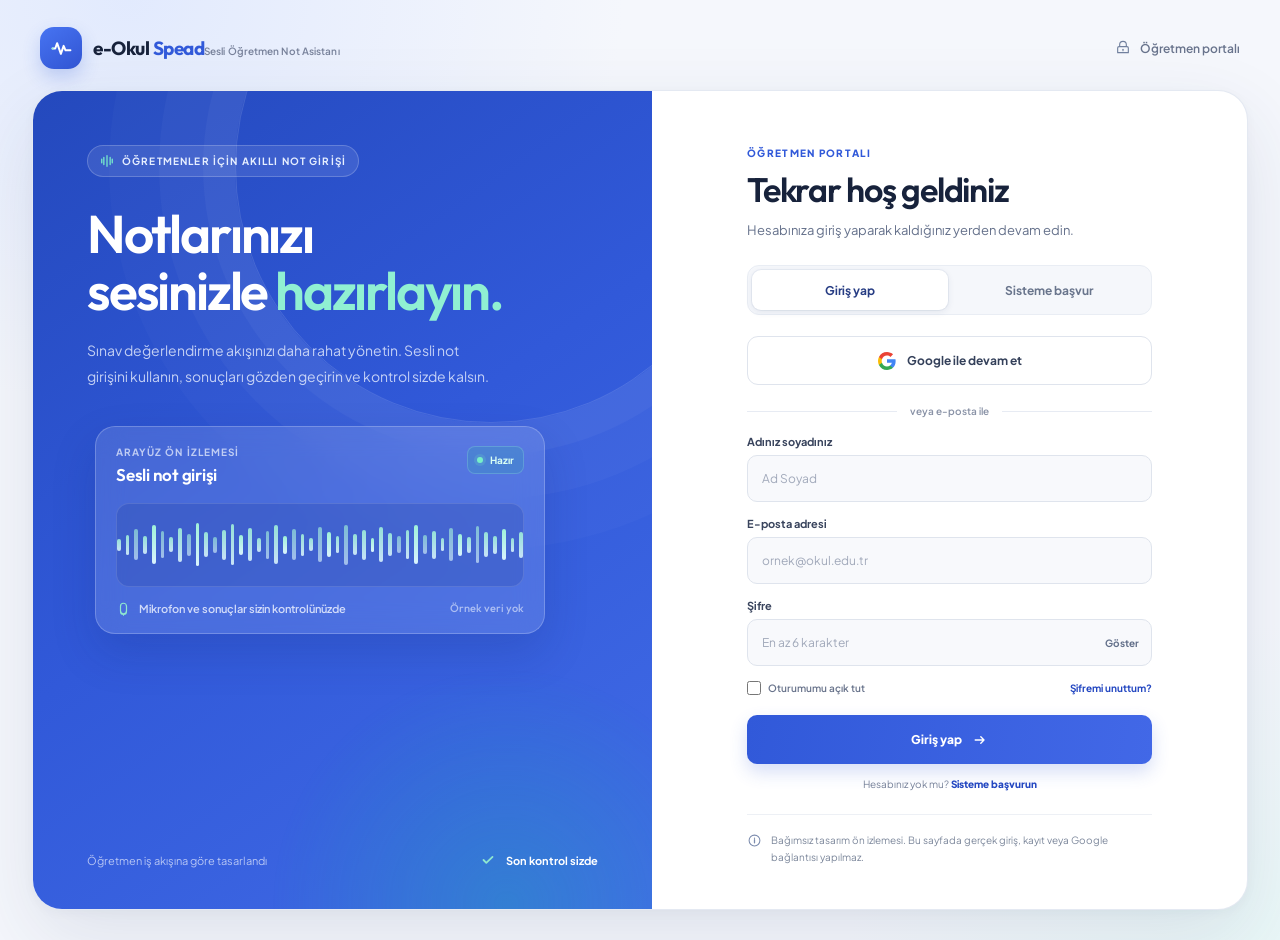
<file: login-concept/index.html>
<!doctype html>
<html lang="tr">
  <head>
    <meta charset="utf-8" />
    <meta name="viewport" content="width=device-width, initial-scale=1" />
    <meta name="theme-color" content="#f5f7fc" />
    <meta name="description" content="e-Okul Spead öğretmen giriş sayfası için bağımsız tasarım ön izlemesi." />
    <title>Öğretmen Portalı · e-Okul Spead</title>
    <link rel="preconnect" href="https://fonts.googleapis.com" />
    <link rel="preconnect" href="https://fonts.gstatic.com" crossorigin />
    <link href="https://fonts.googleapis.com/css2?family=Outfit:wght@400;500;600;700;800&family=Plus+Jakarta+Sans:wght@400;500;600;700;800&display=swap" rel="stylesheet" />
    <style>
      :root {
        color-scheme: light;
        --ink: #17223b;
        --muted: #65718b;
        --line: #e7ebf3;
        --blue: #3159d9;
        --blue-dark: #2347c1;
        --green: #39c9a1;
        --field: #f8f9fc;
        --focus: #7594ff;
      }

      * { box-sizing: border-box; }

      body {
        min-width: 320px;
        min-height: 100vh;
        margin: 0;
        color: var(--ink);
        background:
          radial-gradient(ellipse at 10% 0%, rgba(211, 224, 255, .56), transparent 31rem),
          radial-gradient(ellipse at 100% 100%, rgba(214, 247, 239, .38), transparent 27rem),
          #f5f7fc;
        font-family: "Plus Jakarta Sans", "Segoe UI", sans-serif;
        -webkit-font-smoothing: antialiased;
      }

      button, input { font: inherit; }
      button { cursor: pointer; }
      button:focus-visible, a:focus-visible, input:focus-visible {
        outline: 3px solid rgba(83, 119, 243, .36);
        outline-offset: 3px;
      }

      .page { width: min(1240px, 100% - 64px); margin: 0 auto; padding: 27px 0 30px; }
      .topbar { display: flex; align-items: center; justify-content: space-between; gap: 20px; margin: 0 8px 21px; }
      .brand { display: inline-flex; align-items: center; gap: 11px; color: inherit; text-decoration: none; }
      .brand-mark {
        display: grid; width: 42px; height: 42px; place-items: center; border-radius: 14px;
        color: white; background: linear-gradient(145deg, #4774f2, #3154d2);
        box-shadow: 0 8px 18px rgba(49, 89, 217, .23);
      }
      .brand-mark svg { width: 25px; height: 25px; }
      .brand-name { font-family: Outfit, sans-serif; font-size: 19px; font-weight: 700; letter-spacing: -.5px; line-height: 1.1; }
      .brand-name span { color: var(--blue); }
      .brand-caption { margin-top: 4px; color: #77819a; font-size: 10px; font-weight: 600; letter-spacing: .1px; }
      .top-note { display: flex; align-items: center; gap: 9px; color: #68738c; font-size: 12px; font-weight: 600; }
      .top-note svg { width: 16px; color: #71809e; }

      .login-shell {
        display: grid; grid-template-columns: 1.02fr .98fr; min-height: 690px; overflow: hidden;
        border: 1px solid rgba(227, 232, 242, .94); border-radius: 30px; background: #fff;
        box-shadow: 0 28px 80px rgba(39, 57, 102, .11), 0 3px 11px rgba(41, 57, 95, .035);
      }

      .story-panel {
        position: relative; isolation: isolate; display: flex; min-height: 690px; flex-direction: column;
        overflow: hidden; padding: 54px 54px 40px; color: white;
        background: linear-gradient(145deg, #2449bd 0%, #3159d9 49%, #416be6 100%);
      }
      .story-panel::before, .story-panel::after { position: absolute; z-index: -1; content: ""; pointer-events: none; }
      .story-panel::before {
        top: -180px; right: -95px; width: 510px; height: 510px; border: 1px solid rgba(255,255,255,.13);
        border-radius: 50%; box-shadow: 0 0 0 32px rgba(255,255,255,.035), 0 0 0 76px rgba(255,255,255,.028), 0 0 0 126px rgba(255,255,255,.02);
      }
      .story-panel::after {
        right: -100px; bottom: -240px; width: 490px; height: 490px; border-radius: 50%;
        background: radial-gradient(circle, rgba(20, 200, 160, .24), transparent 68%); filter: blur(2px);
      }
      .panel-tag { display: inline-flex; width: fit-content; align-items: center; gap: 8px; padding: 8px 12px; border: 1px solid rgba(255,255,255,.2); border-radius: 999px; color: #e7efff; background: rgba(255,255,255,.095); font-size: 10px; font-weight: 700; letter-spacing: 1.15px; }
      .panel-tag svg { width: 14px; height: 14px; color: #78edcb; }
      .story-copy { max-width: 470px; margin-top: 28px; }
      .story-copy h1 { max-width: 470px; margin: 0; font-family: Outfit, sans-serif; font-size: clamp(36px, 4.15vw, 54px); font-weight: 600; letter-spacing: -2.2px; line-height: 1.08; }
      .story-copy h1 span { color: #90f0d2; }
      .story-copy p { max-width: 408px; margin: 18px 0 0; color: rgba(238, 243, 255, .78); font-size: 14px; line-height: 1.85; }

      .preview-card {
        position: relative; width: min(100%, 450px); margin: 36px 0 0 8px; padding: 19px 20px 17px;
        border: 1px solid rgba(255,255,255,.22); border-radius: 20px; background: rgba(255,255,255,.12);
        box-shadow: 0 19px 44px rgba(17, 37, 109, .17); backdrop-filter: blur(14px);
      }
      .preview-head { display: flex; align-items: flex-start; justify-content: space-between; gap: 12px; }
      .preview-label { color: rgba(241,245,255,.71); font-size: 10px; font-weight: 700; letter-spacing: 1.05px; text-transform: uppercase; }
      .preview-title { margin-top: 6px; font-family: Outfit, sans-serif; font-size: 17px; font-weight: 600; letter-spacing: -.25px; }
      .preview-status { display: inline-flex; align-items: center; gap: 7px; padding: 7px 9px; border: 1px solid rgba(177, 255, 229, .21); border-radius: 8px; color: #d9fff3; background: rgba(24, 188, 146, .16); font-size: 10px; font-weight: 700; white-space: nowrap; }
      .preview-status i { width: 6px; height: 6px; border-radius: 50%; background: #77efc8; box-shadow: 0 0 0 3px rgba(119,239,200,.15); }
      .wave-box { display: flex; height: 84px; align-items: center; justify-content: center; gap: 5px; margin-top: 18px; border: 1px solid rgba(255,255,255,.12); border-radius: 13px; background: rgba(19, 44, 128, .17); }
      .wave-box span { width: 4px; height: var(--h); border-radius: 5px; background: linear-gradient(180deg, #a2f5d9, #dff7ff); opacity: .86; }
      .wave-box span:nth-child(3n) { opacity: .62; }
      .wave-box span:nth-child(5n) { opacity: .97; }
      .preview-foot { display: flex; align-items: center; justify-content: space-between; gap: 12px; margin-top: 14px; }
      .preview-hint { display: flex; align-items: center; gap: 8px; color: rgba(240,244,255,.82); font-size: 11px; font-weight: 600; }
      .preview-hint svg { width: 15px; height: 15px; color: #8fe8cf; }
      .preview-empty { color: rgba(240,244,255,.59); font-family: Outfit, sans-serif; font-size: 11px; font-weight: 500; }
      .story-bottom { display: flex; align-items: center; justify-content: space-between; gap: 20px; margin-top: auto; padding-top: 36px; color: rgba(240,244,255,.69); font-size: 11px; }
      .story-bottom strong { color: white; font-weight: 700; }
      .mini-proof { display: flex; align-items: center; gap: 9px; }
      .mini-proof svg { width: 18px; color: #8fe8cf; }

      .form-panel { display: flex; align-items: center; justify-content: center; padding: 56px 56px 44px; }
      .auth-content { width: min(100%, 405px); }
      .auth-kicker { margin: 0 0 11px; color: var(--blue); font-size: 10px; font-weight: 800; letter-spacing: 1.3px; text-transform: uppercase; }
      .auth-content h2 { margin: 0; font-family: Outfit, sans-serif; font-size: 34px; font-weight: 600; letter-spacing: -1.25px; line-height: 1.15; }
      .auth-intro { margin: 10px 0 24px; color: var(--muted); font-size: 13px; line-height: 1.7; }

      .mode-switch { display: grid; grid-template-columns: 1fr 1fr; gap: 4px; margin-bottom: 21px; padding: 4px; border: 1px solid #e9edf4; border-radius: 12px; background: #f5f7fb; }
      .mode-button { min-height: 40px; padding: 9px 10px; border: 0; border-radius: 9px; color: #69758c; background: transparent; font-size: 12px; font-weight: 700; transition: color .18s ease, background .18s ease, box-shadow .18s ease; }
      .mode-button[aria-pressed="true"] { color: #263c83; background: #fff; box-shadow: 0 2px 7px rgba(35,54,105,.09), 0 0 0 1px rgba(227,232,241,.68); }

      .google-button { display: flex; width: 100%; min-height: 49px; align-items: center; justify-content: center; gap: 11px; border: 1px solid #dfe4ed; border-radius: 11px; color: #34405a; background: #fff; font-size: 12px; font-weight: 700; transition: border-color .18s ease, box-shadow .18s ease, transform .18s ease; }
      .google-button:hover { border-color: #c3cee2; box-shadow: 0 6px 16px rgba(40,57,100,.07); transform: translateY(-1px); }
      .google-button svg { width: 18px; height: 18px; }
      .divider { display: flex; align-items: center; gap: 13px; margin: 20px 0 18px; color: #8992a6; font-size: 10px; font-weight: 600; }
      .divider::before, .divider::after { height: 1px; flex: 1; background: var(--line); content: ""; }

      .form-stack { display: grid; gap: 15px; }
      .field { display: grid; gap: 7px; }
      .field label { color: #39445d; font-size: 11px; font-weight: 700; }
      .input-wrap { position: relative; }
      .field input { display: block; width: 100%; height: 47px; padding: 0 14px; border: 1px solid #dfe4ed; border-radius: 10px; color: var(--ink); background: var(--field); font-size: 12px; transition: border-color .18s ease, box-shadow .18s ease, background .18s ease; }
      .field input::placeholder { color: #a1a9ba; }
      .field input:hover { border-color: #c9d2e2; }
      .field input:focus { border-color: #7390f4; outline: 0; background: #fff; box-shadow: 0 0 0 3px rgba(83,119,243,.12); }
      .password-input { padding-right: 64px !important; }
      .password-toggle { position: absolute; top: 50%; right: 12px; padding: 6px 1px; transform: translateY(-50%); border: 0; color: #63708a; background: none; font-size: 10px; font-weight: 700; }
      .password-toggle:hover { color: var(--blue-dark); }
      .field-meta { display: flex; align-items: center; justify-content: space-between; gap: 12px; margin-top: -3px; }
      .remember { display: inline-flex; align-items: center; gap: 7px; color: #68738b; font-size: 10px; font-weight: 600; cursor: pointer; }
      .remember input { width: 14px; height: 14px; margin: 0; accent-color: var(--blue); }
      .text-button { padding: 4px 0; border: 0; color: var(--blue-dark); background: none; font-size: 10px; font-weight: 700; text-decoration: none; }
      .text-button:hover { color: #173cae; text-decoration: underline; text-underline-offset: 3px; }
      .primary-button { display: flex; width: 100%; min-height: 49px; align-items: center; justify-content: center; gap: 10px; margin-top: 2px; border: 0; border-radius: 10px; color: #fff; background: linear-gradient(100deg, #3159d9, #4268e7); box-shadow: 0 8px 18px rgba(49,89,217,.2); font-size: 12px; font-weight: 800; transition: transform .18s ease, box-shadow .18s ease, background .18s ease; }
      .primary-button:hover { background: linear-gradient(100deg, #284fcf, #365cdb); box-shadow: 0 10px 21px rgba(49,89,217,.27); transform: translateY(-1px); }
      .primary-button svg { width: 16px; height: 16px; }
      .apply-note { margin: 14px 0 0; color: #768199; font-size: 10px; text-align: center; }
      .apply-note button { padding: 0; border: 0; color: var(--blue-dark); background: none; font-size: inherit; font-weight: 800; }
      .apply-note button:hover { text-decoration: underline; text-underline-offset: 3px; }
      .demo-note { display: flex; align-items: flex-start; gap: 9px; margin-top: 24px; padding-top: 17px; border-top: 1px solid #edf0f5; color: #7c879b; font-size: 10px; line-height: 1.65; }
      .demo-note svg { width: 15px; min-width: 15px; margin-top: 1px; color: #7c8cae; }
      .status-message { min-height: 0; margin: 0; color: #3152a3; font-size: 11px; font-weight: 600; line-height: 1.5; }
      .status-message:not(:empty) { margin-top: 13px; padding: 10px 12px; border: 1px solid #d9e3ff; border-radius: 9px; background: #f4f7ff; }
      .auth-form[hidden] { display: none; }

      @media (max-width: 980px) {
        .page { width: min(760px, 100% - 40px); padding-top: 20px; }
        .login-shell { grid-template-columns: 1fr; }
        .story-panel { min-height: auto; padding: 38px 42px 28px; }
        .story-copy { margin-top: 20px; }
        .story-copy h1 { max-width: 610px; font-size: clamp(36px, 6vw, 48px); }
        .story-copy p { max-width: 570px; margin-top: 12px; }
        .preview-card { width: min(100%, 530px); margin-top: 23px; }
        .story-bottom { padding-top: 27px; }
        .form-panel { padding: 43px 50px 38px; }
      }

      @media (max-width: 560px) {
        .page { width: 100%; padding: 0; }
        .topbar { min-height: 70px; margin: 0; padding: 12px 20px; background: rgba(255,255,255,.82); }
        .brand-mark { width: 38px; height: 38px; border-radius: 12px; }
        .brand-name { font-size: 17px; }
        .top-note { gap: 6px; font-size: 10px; }
        .top-note svg { width: 14px; }
        .login-shell { gap: 0; border: 0; border-radius: 0; box-shadow: none; }
        .story-panel { padding: 31px 23px 22px; }
        .panel-tag { padding: 7px 10px; font-size: 9px; }
        .story-copy { margin-top: 17px; }
        .story-copy h1 { max-width: 390px; font-size: clamp(35px, 10vw, 44px); letter-spacing: -1.7px; }
        .story-copy p { margin-top: 10px; font-size: 12px; line-height: 1.75; }
        .preview-card { margin: 20px 0 0; padding: 15px; }
        .preview-title { font-size: 15px; }
        .preview-status { padding: 6px 8px; font-size: 9px; }
        .wave-box { height: 64px; gap: 4px; margin-top: 13px; }
        .wave-box span { width: 3px; }
        .preview-foot { align-items: flex-start; flex-direction: column; gap: 7px; margin-top: 11px; }
        .story-bottom { padding-top: 21px; font-size: 9px; }
        .mini-proof { gap: 6px; }
        .mini-proof svg { width: 15px; }
        .form-panel { padding: 34px 23px 30px; }
        .auth-content h2 { font-size: 30px; }
        .auth-intro { margin-bottom: 20px; font-size: 12px; }
        .demo-note { margin-top: 21px; }
      }

      @media (prefers-reduced-motion: reduce) {
        *, *::before, *::after { scroll-behavior: auto !important; animation-duration: .01ms !important; animation-iteration-count: 1 !important; transition-duration: .01ms !important; }
      }
    </style>
  </head>
  <body>
    <div class="page">
      <header class="topbar">
        <a class="brand" href="#" aria-label="e-Okul Spead ana sayfa">
          <span class="brand-mark" aria-hidden="true">
            <svg viewBox="0 0 28 28" fill="none"><path d="M4 14h3l2.1-6 4.2 12 3.1-9 2.1 5H24" stroke="currentColor" stroke-width="2.2" stroke-linecap="round" stroke-linejoin="round"/><circle cx="4" cy="14" r="1.2" fill="#8FF0D1"/></svg>
          </span>
          <span><span class="brand-name">e-Okul <span>Spead</span></span><span class="brand-caption">Sesli Öğretmen Not Asistanı</span></span>
        </a>
        <div class="top-note">
          <svg viewBox="0 0 24 24" fill="none" aria-hidden="true"><path d="M7 10V7a5 5 0 0 1 10 0v3m-11 0h12a2 2 0 0 1 2 2v7H4v-7a2 2 0 0 1 2-2Z" stroke="currentColor" stroke-width="1.7" stroke-linecap="round" stroke-linejoin="round"/><path d="M12 14v2" stroke="currentColor" stroke-width="1.7" stroke-linecap="round"/></svg>
          Öğretmen portalı
        </div>
      </header>

      <main class="login-shell">
        <section class="story-panel" aria-labelledby="story-heading">
          <div class="panel-tag">
            <svg viewBox="0 0 20 20" fill="none" aria-hidden="true"><path d="M10 2.5v15M5.5 5v10M14.5 5v10M2.5 7.5v5m15-5v5" stroke="currentColor" stroke-width="1.8" stroke-linecap="round"/></svg>
            ÖĞRETMENLER İÇİN AKILLI NOT GİRİŞİ
          </div>
          <div class="story-copy">
            <h1 id="story-heading">Notlarınızı<br />sesinizle <span>hazırlayın.</span></h1>
            <p>Sınav değerlendirme akışınızı daha rahat yönetin. Sesli not girişini kullanın, sonuçları gözden geçirin ve kontrol sizde kalsın.</p>
          </div>

          <div class="preview-card" aria-label="Sesli not girişi arayüz ön izlemesi">
            <div class="preview-head">
              <div><div class="preview-label">Arayüz ön izlemesi</div><div class="preview-title">Sesli not girişi</div></div>
              <span class="preview-status"><i aria-hidden="true"></i> Hazır</span>
            </div>
            <div class="wave-box" aria-hidden="true">
              <span style="--h:12px"></span><span style="--h:20px"></span><span style="--h:31px"></span><span style="--h:18px"></span><span style="--h:39px"></span><span style="--h:27px"></span><span style="--h:15px"></span><span style="--h:34px"></span><span style="--h:22px"></span><span style="--h:43px"></span><span style="--h:25px"></span><span style="--h:16px"></span><span style="--h:30px"></span><span style="--h:41px"></span><span style="--h:20px"></span><span style="--h:33px"></span><span style="--h:14px"></span><span style="--h:28px"></span><span style="--h:39px"></span><span style="--h:18px"></span><span style="--h:31px"></span><span style="--h:22px"></span><span style="--h:13px"></span><span style="--h:35px"></span><span style="--h:25px"></span><span style="--h:17px"></span><span style="--h:40px"></span><span style="--h:21px"></span><span style="--h:30px"></span><span style="--h:14px"></span><span style="--h:35px"></span><span style="--h:23px"></span><span style="--h:17px"></span><span style="--h:29px"></span><span style="--h:39px"></span><span style="--h:19px"></span><span style="--h:28px"></span><span style="--h:13px"></span><span style="--h:33px"></span><span style="--h:22px"></span><span style="--h:16px"></span><span style="--h:37px"></span><span style="--h:25px"></span><span style="--h:18px"></span><span style="--h:31px"></span><span style="--h:14px"></span><span style="--h:26px"></span></div>
            <div class="preview-foot">
              <div class="preview-hint"><svg viewBox="0 0 20 20" fill="none" aria-hidden="true"><path d="M10 17a4 4 0 0 0 4-4V7a4 4 0 1 0-8 0v6a4 4 0 0 0 4 4Zm0 0v2m-4-5a4 4 0 0 0 8 0" stroke="currentColor" stroke-width="1.6" stroke-linecap="round"/></svg> Mikrofon ve sonuçlar sizin kontrolünüzde</div>
              <span class="preview-empty">Örnek veri yok</span>
            </div>
          </div>

          <div class="story-bottom">
            <span>Öğretmen iş akışına göre tasarlandı</span>
            <span class="mini-proof"><svg viewBox="0 0 20 20" fill="none" aria-hidden="true"><path d="m5 10 3.1 3.1L15 6.5" stroke="currentColor" stroke-width="2" stroke-linecap="round" stroke-linejoin="round"/></svg><strong>Son kontrol sizde</strong></span>
          </div>
        </section>

        <section class="form-panel" aria-label="Öğretmen girişi">
          <div class="auth-content">
            <p class="auth-kicker">Öğretmen portalı</p>
            <h2 id="auth-title">Tekrar hoş geldiniz</h2>
            <p class="auth-intro" id="auth-intro">Hesabınıza giriş yaparak kaldığınız yerden devam edin.</p>

            <div class="mode-switch" role="group" aria-label="Hesap işlemi">
              <button class="mode-button" type="button" data-mode="login" aria-pressed="true">Giriş yap</button>
              <button class="mode-button" type="button" data-mode="register" aria-pressed="false">Sisteme başvur</button>
            </div>

            <button class="google-button" type="button" id="google-demo">
              <svg viewBox="0 0 18 18" aria-hidden="true"><path fill="#4285F4" d="M17.64 9.205c0-.638-.057-1.252-.164-1.841H9v3.482h4.844a4.14 4.14 0 0 1-1.797 2.715v2.258h2.91c1.703-1.568 2.683-3.88 2.683-6.614Z"/><path fill="#34A853" d="M9 18c2.43 0 4.467-.806 5.956-2.181l-2.909-2.258c-.806.54-1.836.86-3.047.86-2.344 0-4.33-1.582-5.04-3.71H.953v2.332A9 9 0 0 0 9 18Z"/><path fill="#FBBC05" d="M3.96 10.71A5.41 5.41 0 0 1 3.68 9c0-.593.102-1.168.28-1.71V4.958H.953A9 9 0 0 0 0 9c0 1.455.349 2.833.953 4.042l3.007-2.332Z"/><path fill="#EA4335" d="M9 3.58c1.323 0 2.51.455 3.446 1.347l2.586-2.586C13.463.892 11.43 0 9 0A9 9 0 0 0 .953 4.958L3.96 7.29C4.67 5.162 6.656 3.58 9 3.58Z"/></svg>
              Google ile devam et
            </button>
            <div class="divider">veya e-posta ile</div>

            <form class="auth-form form-stack" id="login-form" novalidate>
              <div class="field" data-only-register hidden>
                <label for="full-name">Adınız soyadınız</label>
                <input id="full-name" name="name" type="text" autocomplete="name" placeholder="Ad Soyad" />
              </div>
              <div class="field">
                <label for="email">E-posta adresi</label>
                <input id="email" name="email" type="email" autocomplete="email" inputmode="email" placeholder="ornek@okul.edu.tr" required />
              </div>
              <div class="field">
                <label for="password">Şifre</label>
                <div class="input-wrap">
                  <input class="password-input" id="password" name="password" type="password" autocomplete="current-password" placeholder="En az 6 karakter" required />
                  <button class="password-toggle" type="button" aria-label="Şifreyi göster" aria-pressed="false">Göster</button>
                </div>
              </div>
              <div class="field-meta" id="login-options">
                <label class="remember"><input type="checkbox" name="remember" /> Oturumumu açık tut</label>
                <button class="text-button" id="forgot-password" type="button">Şifremi unuttum?</button>
              </div>
              <button class="primary-button" type="submit"><span id="submit-label">Giriş yap</span><svg viewBox="0 0 20 20" fill="none" aria-hidden="true"><path d="M4 10h11m-4-4 4 4-4 4" stroke="currentColor" stroke-width="1.7" stroke-linecap="round" stroke-linejoin="round"/></svg></button>
            </form>
            <p class="status-message" id="status-message" role="status" aria-live="polite"></p>
            <p class="apply-note" id="apply-note">Hesabınız yok mu? <button type="button" data-switch="register">Sisteme başvurun</button></p>
            <div class="demo-note"><svg viewBox="0 0 20 20" fill="none" aria-hidden="true"><circle cx="10" cy="10" r="7.2" stroke="currentColor" stroke-width="1.4"/><path d="M10 9v4m0-6h.01" stroke="currentColor" stroke-width="1.7" stroke-linecap="round"/></svg><span>Bağımsız tasarım ön izlemesi. Bu sayfada gerçek giriş, kayıt veya Google bağlantısı yapılmaz.</span></div>
          </div>
        </section>
      </main>
    </div>

    <script>
      (() => {
        const buttons = [...document.querySelectorAll('[data-mode]')];
        const status = document.getElementById('status-message');
        const title = document.getElementById('auth-title');
        const intro = document.getElementById('auth-intro');
        const submitLabel = document.getElementById('submit-label');
        const nameField = document.querySelector('[data-only-register]');
        const password = document.getElementById('password');
        const passwordToggle = document.querySelector('.password-toggle');
        const options = document.getElementById('login-options');
        const applyNote = document.getElementById('apply-note');
        let mode = 'login';

        function setMode(nextMode) {
          mode = nextMode;
          const isRegister = mode === 'register';
          buttons.forEach((button) => button.setAttribute('aria-pressed', String(button.dataset.mode === mode)));
          title.textContent = isRegister ? 'Hesap başvurusu' : 'Tekrar hoş geldiniz';
          intro.textContent = isRegister ? 'Öğretmen portalı erişimi için bilgilerinizi girin.' : 'Hesabınıza giriş yaparak kaldığınız yerden devam edin.';
          submitLabel.textContent = isRegister ? 'Başvuru ön izlemesini gönder' : 'Giriş yap';
          nameField.hidden = !isRegister;
          nameField.querySelector('input').required = isRegister;
          options.hidden = isRegister;
          password.autocomplete = isRegister ? 'new-password' : 'current-password';
          applyNote.hidden = isRegister;
          status.textContent = '';
        }

        buttons.forEach((button) => button.addEventListener('click', () => setMode(button.dataset.mode)));
        document.querySelectorAll('[data-switch]').forEach((button) => button.addEventListener('click', () => setMode(button.dataset.switch)));
        passwordToggle.addEventListener('click', () => {
          const reveal = password.type === 'password';
          password.type = reveal ? 'text' : 'password';
          passwordToggle.textContent = reveal ? 'Gizle' : 'Göster';
          passwordToggle.setAttribute('aria-label', reveal ? 'Şifreyi gizle' : 'Şifreyi göster');
          passwordToggle.setAttribute('aria-pressed', String(reveal));
        });
        document.getElementById('forgot-password').addEventListener('click', () => {
          status.textContent = 'Şifre sıfırlama bu bağımsız ön izlemeye bağlı değil.';
        });
        document.getElementById('google-demo').addEventListener('click', () => {
          status.textContent = 'Google girişi bu bağımsız ön izlemeye bağlı değil.';
        });
        document.getElementById('login-form').addEventListener('submit', (event) => {
          event.preventDefault();
          status.textContent = mode === 'register'
            ? 'Başvuru formu görsel ön izleme içindir; bilgiler gönderilmedi.'
            : 'Giriş formu görsel ön izleme içindir; oturum açılmadı.';
        });
      })();
    </script>
  </body>
</html>
</file>
